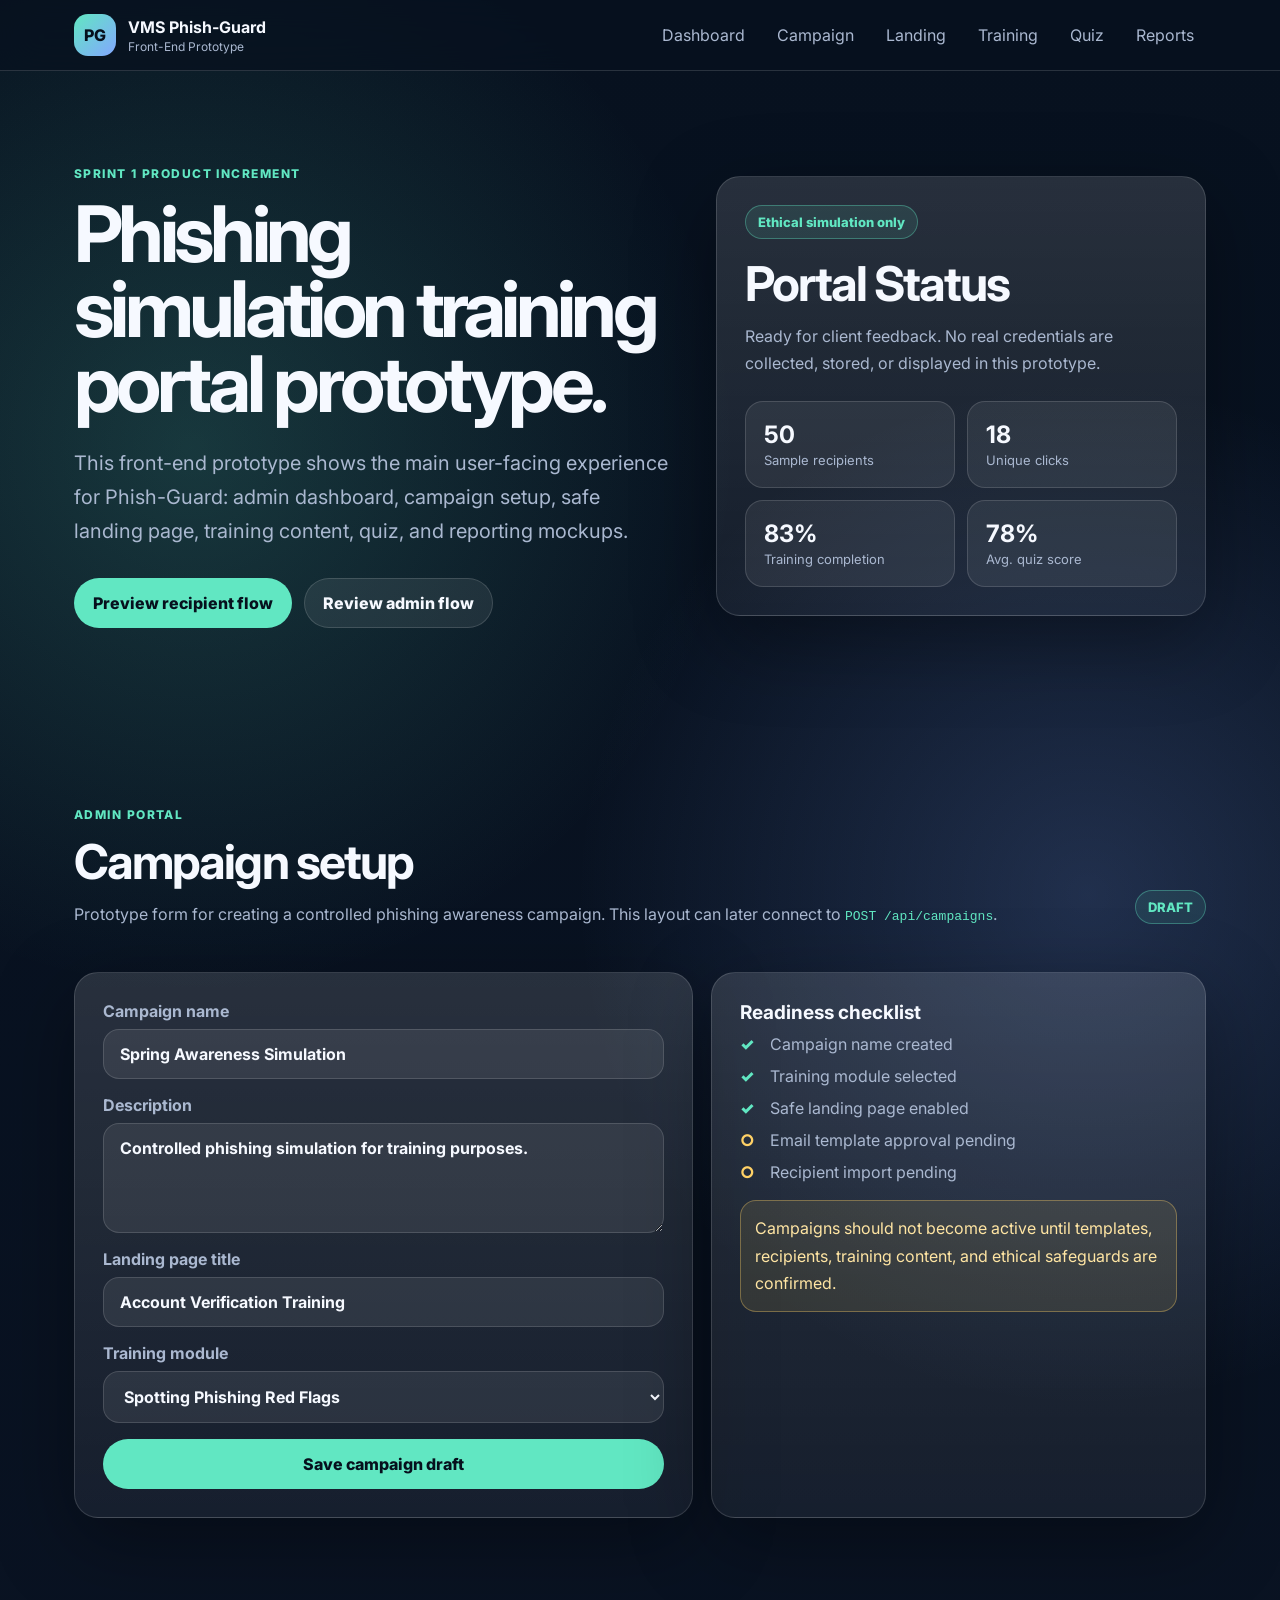
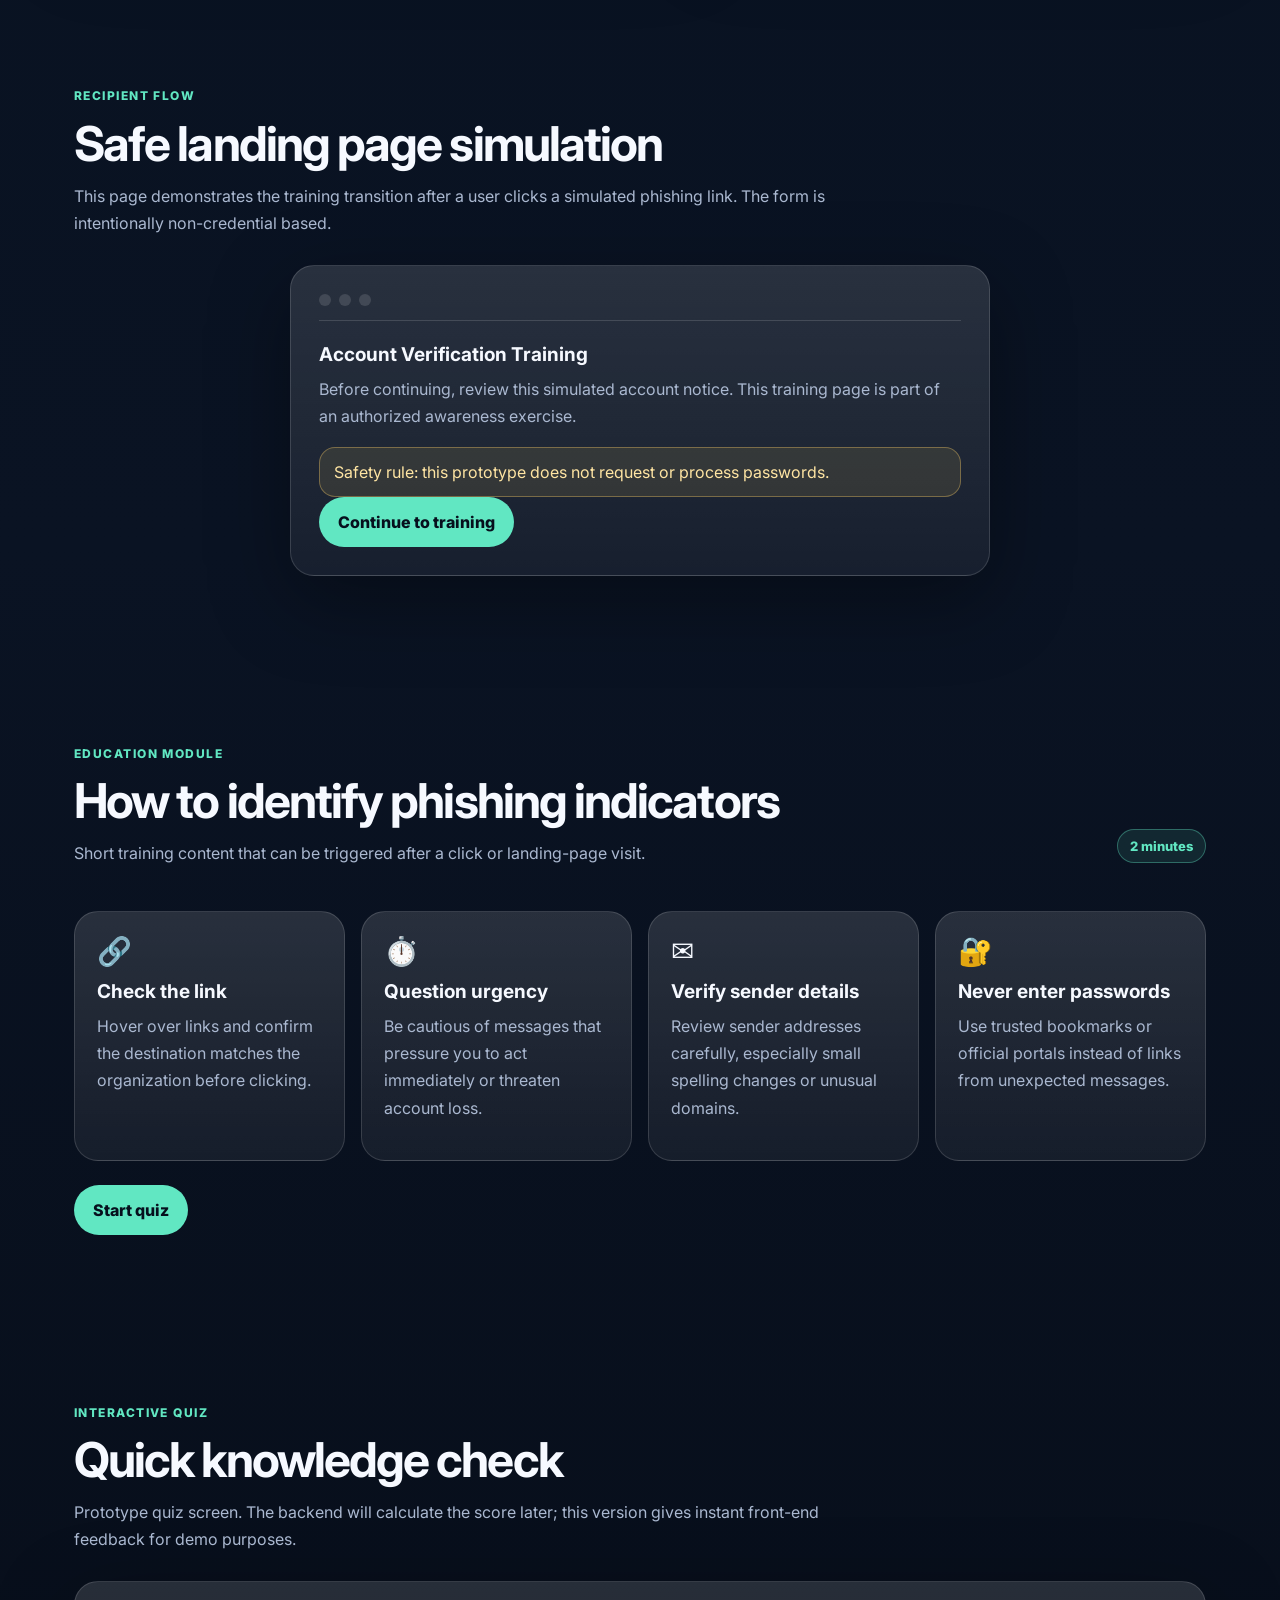
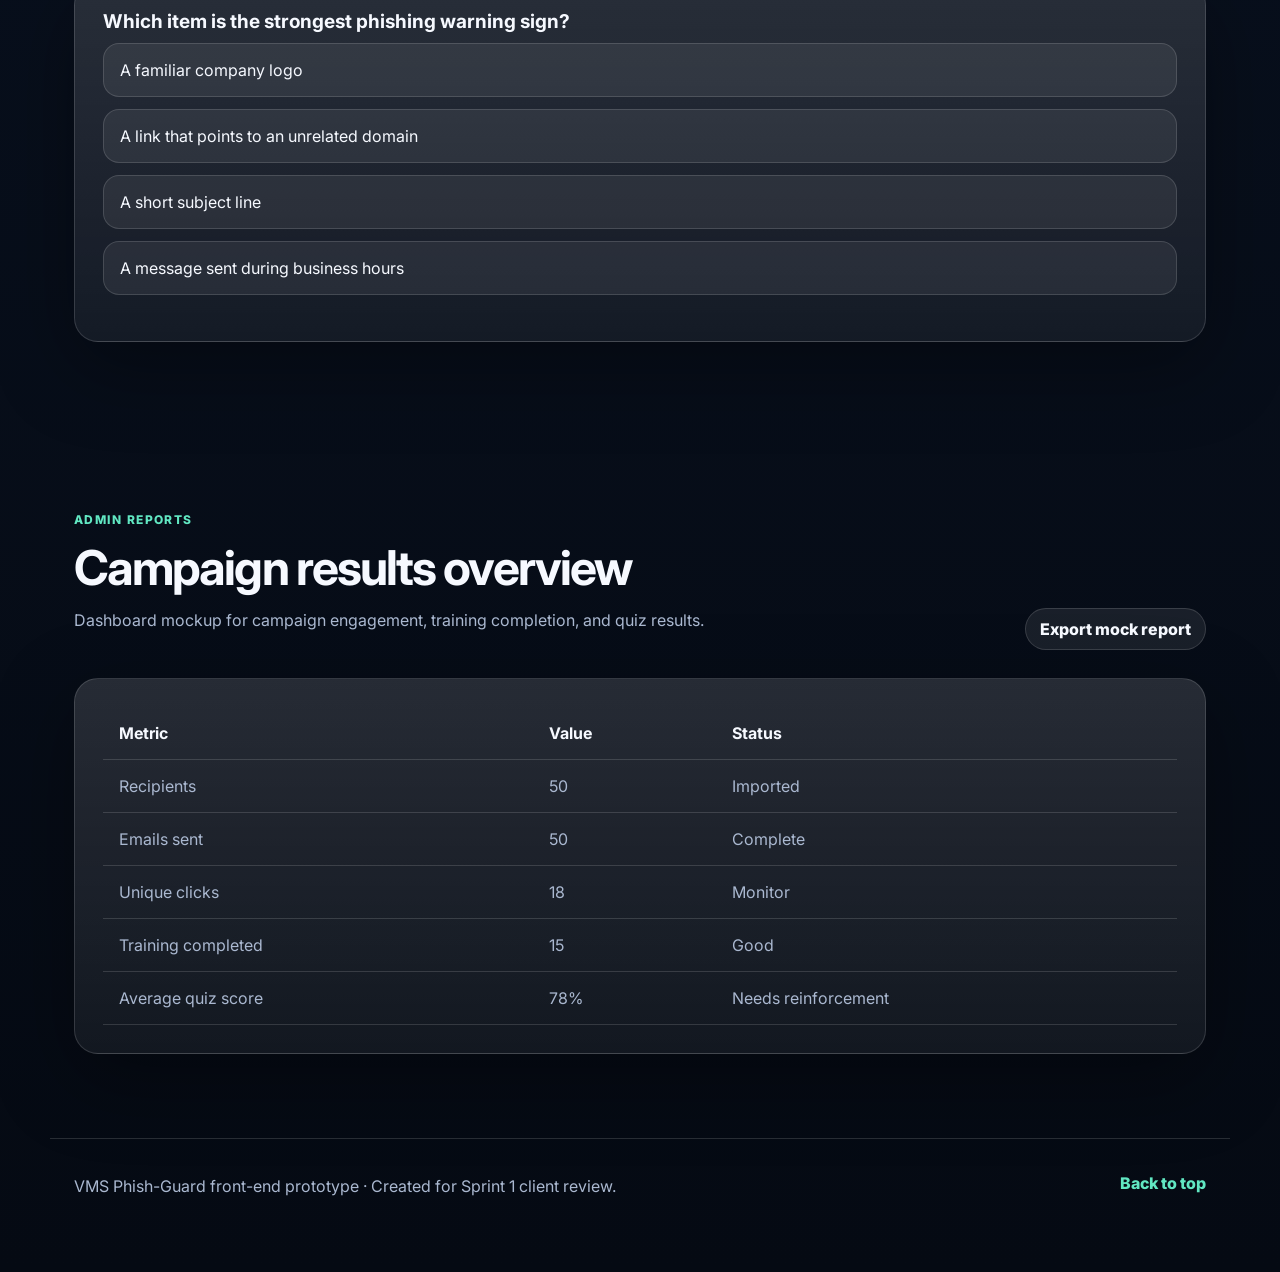
<file: 04-working-software/Front_End_Prototype_Reference_Only/index.html>
<!DOCTYPE html>
<html lang="en">
<head>
  <meta charset="UTF-8" />
  <meta name="viewport" content="width=device-width, initial-scale=1.0" />
  <title>VMS Phish-Guard Front-End Prototype</title>
  <meta name="description" content="Front-end prototype for the VMS Phish-Guard phishing simulation and training portal." />
  <link rel="preconnect" href="https://fonts.googleapis.com">
  <link rel="preconnect" href="https://fonts.gstatic.com" crossorigin>
  <link href="https://fonts.googleapis.com/css2?family=Inter:wght@400;500;600;700;800&display=swap" rel="stylesheet">
  <link rel="stylesheet" href="assets/styles.css" />
</head>
<body>
  <a class="skip-link" href="#main">Skip to content</a>

  <header class="site-header">
    <nav class="nav" aria-label="Primary navigation">
      <a class="brand" href="#dashboard" aria-label="Phish-Guard dashboard">
        <span class="brand-mark">PG</span>
        <span><strong>VMS Phish-Guard</strong><small>Front-End Prototype</small></span>
      </a>
      <button class="nav-toggle" id="navToggle" type="button" aria-label="Toggle navigation" aria-expanded="false"><span></span><span></span><span></span></button>
      <div class="nav-links" id="navLinks">
        <a href="#dashboard">Dashboard</a>
        <a href="#campaigns">Campaign</a>
        <a href="#landing">Landing</a>
        <a href="#training">Training</a>
        <a href="#quiz">Quiz</a>
        <a href="#reports">Reports</a>
      </div>
    </nav>
  </header>

  <main id="main">
    <section class="hero section-shell" id="dashboard">
      <div class="hero-content">
        <p class="eyebrow">Sprint 1 Product Increment</p>
        <h1>Phishing simulation training portal prototype.</h1>
        <p class="hero-copy">This front-end prototype shows the main user-facing experience for Phish-Guard: admin dashboard, campaign setup, safe landing page, training content, quiz, and reporting mockups.</p>
        <div class="hero-actions">
          <a class="button primary" href="#landing">Preview recipient flow</a>
          <a class="button secondary" href="#campaigns">Review admin flow</a>
        </div>
      </div>
      <aside class="hero-card">
        <div class="status-pill">Ethical simulation only</div>
        <h2>Portal Status</h2>
        <p>Ready for client feedback. No real credentials are collected, stored, or displayed in this prototype.</p>
        <div class="stats-grid">
          <div><strong>50</strong><span>Sample recipients</span></div>
          <div><strong>18</strong><span>Unique clicks</span></div>
          <div><strong>83%</strong><span>Training completion</span></div>
          <div><strong>78%</strong><span>Avg. quiz score</span></div>
        </div>
      </aside>
    </section>

    <section class="section-shell" id="campaigns">
      <div class="section-heading split-heading">
        <div>
          <p class="eyebrow">Admin Portal</p>
          <h2>Campaign setup</h2>
          <p>Prototype form for creating a controlled phishing awareness campaign. This layout can later connect to <code>POST /api/campaigns</code>.</p>
        </div>
        <span class="badge">DRAFT</span>
      </div>
      <div class="grid-2">
        <form class="panel form-card" id="campaignForm">
          <label>Campaign name<input type="text" value="Spring Awareness Simulation" /></label>
          <label>Description<textarea rows="4">Controlled phishing simulation for training purposes.</textarea></label>
          <label>Landing page title<input type="text" value="Account Verification Training" /></label>
          <label>Training module<select><option>Spotting Phishing Red Flags</option><option>Safe Link Verification</option></select></label>
          <button class="button primary" type="submit">Save campaign draft</button>
        </form>
        <div class="panel">
          <h3>Readiness checklist</h3>
          <ul class="check-list">
            <li class="done">Campaign name created</li>
            <li class="done">Training module selected</li>
            <li class="done">Safe landing page enabled</li>
            <li>Email template approval pending</li>
            <li>Recipient import pending</li>
          </ul>
          <p class="note">Campaigns should not become active until templates, recipients, training content, and ethical safeguards are confirmed.</p>
        </div>
      </div>
    </section>

    <section class="section-shell" id="landing">
      <div class="section-heading">
        <p class="eyebrow">Recipient Flow</p>
        <h2>Safe landing page simulation</h2>
        <p>This page demonstrates the training transition after a user clicks a simulated phishing link. The form is intentionally non-credential based.</p>
      </div>
      <div class="landing-card">
        <div class="mock-email-header">
          <span class="dot"></span><span class="dot"></span><span class="dot"></span>
        </div>
        <h3>Account Verification Training</h3>
        <p>Before continuing, review this simulated account notice. This training page is part of an authorized awareness exercise.</p>
        <div class="safe-alert">Safety rule: this prototype does not request or process passwords.</div>
        <button class="button primary" id="continueTraining" type="button">Continue to training</button>
      </div>
    </section>

    <section class="section-shell" id="training">
      <div class="section-heading split-heading">
        <div>
          <p class="eyebrow">Education Module</p>
          <h2>How to identify phishing indicators</h2>
          <p>Short training content that can be triggered after a click or landing-page visit.</p>
        </div>
        <span class="badge">2 minutes</span>
      </div>
      <div class="cards-grid">
        <article class="card"><span class="icon">🔗</span><h3>Check the link</h3><p>Hover over links and confirm the destination matches the organization before clicking.</p></article>
        <article class="card"><span class="icon">⏱️</span><h3>Question urgency</h3><p>Be cautious of messages that pressure you to act immediately or threaten account loss.</p></article>
        <article class="card"><span class="icon">✉️</span><h3>Verify sender details</h3><p>Review sender addresses carefully, especially small spelling changes or unusual domains.</p></article>
        <article class="card"><span class="icon">🔐</span><h3>Never enter passwords</h3><p>Use trusted bookmarks or official portals instead of links from unexpected messages.</p></article>
      </div>
      <a class="button primary" href="#quiz">Start quiz</a>
    </section>

    <section class="section-shell" id="quiz">
      <div class="section-heading">
        <p class="eyebrow">Interactive Quiz</p>
        <h2>Quick knowledge check</h2>
        <p>Prototype quiz screen. The backend will calculate the score later; this version gives instant front-end feedback for demo purposes.</p>
      </div>
      <div class="panel quiz-card">
        <h3>Which item is the strongest phishing warning sign?</h3>
        <div class="quiz-options">
          <button data-correct="false">A familiar company logo</button>
          <button data-correct="true">A link that points to an unrelated domain</button>
          <button data-correct="false">A short subject line</button>
          <button data-correct="false">A message sent during business hours</button>
        </div>
        <p id="quizFeedback" class="quiz-feedback"></p>
      </div>
    </section>

    <section class="section-shell" id="reports">
      <div class="section-heading split-heading">
        <div>
          <p class="eyebrow">Admin Reports</p>
          <h2>Campaign results overview</h2>
          <p>Dashboard mockup for campaign engagement, training completion, and quiz results.</p>
        </div>
        <button class="button small" type="button" id="exportBtn">Export mock report</button>
      </div>
      <div class="report-table panel">
        <table>
          <thead><tr><th>Metric</th><th>Value</th><th>Status</th></tr></thead>
          <tbody>
            <tr><td>Recipients</td><td>50</td><td>Imported</td></tr>
            <tr><td>Emails sent</td><td>50</td><td>Complete</td></tr>
            <tr><td>Unique clicks</td><td>18</td><td>Monitor</td></tr>
            <tr><td>Training completed</td><td>15</td><td>Good</td></tr>
            <tr><td>Average quiz score</td><td>78%</td><td>Needs reinforcement</td></tr>
          </tbody>
        </table>
      </div>
    </section>
  </main>

  <footer class="footer">
    <p>VMS Phish-Guard front-end prototype · Created for Sprint 1 client review.</p>
    <a href="#dashboard">Back to top</a>
  </footer>

  <div class="toast" id="toast" role="status" aria-live="polite">Saved</div>
  <script src="assets/app.js"></script>
</body>
</html>
</file>
<file: 04-working-software/Front_End_Prototype_Reference_Only/assets/styles.css>
:root {
  --bg: #07111f;
  --bg-soft: #0e1a2d;
  --panel: rgba(255, 255, 255, 0.08);
  --panel-strong: rgba(255, 255, 255, 0.13);
  --text: #f6f9ff;
  --muted: #aab8d0;
  --line: rgba(255, 255, 255, 0.14);
  --accent: #61e7c2;
  --accent-2: #83a7ff;
  --warning: #ffd166;
  --danger: #ff7a90;
  --shadow: 0 24px 80px rgba(0, 0, 0, 0.34);
  --radius: 24px;
  --max: 1180px;
}
* { box-sizing: border-box; }
html { scroll-behavior: smooth; }
body {
  margin: 0;
  font-family: Inter, system-ui, -apple-system, BlinkMacSystemFont, "Segoe UI", sans-serif;
  color: var(--text);
  background:
    radial-gradient(circle at 15% 10%, rgba(97, 231, 194, 0.18), transparent 34rem),
    radial-gradient(circle at 85% 20%, rgba(131, 167, 255, 0.2), transparent 32rem),
    linear-gradient(180deg, #07111f 0%, #0a1323 48%, #050a13 100%);
  min-height: 100vh;
}
a { color: inherit; text-decoration: none; }
button, input, textarea, select { font: inherit; }
.skip-link { position: absolute; left: -999px; top: 12px; background: var(--accent); color: #06101d; padding: 10px 14px; border-radius: 10px; z-index: 99; }
.skip-link:focus { left: 12px; }
.site-header { position: sticky; top: 0; z-index: 20; backdrop-filter: blur(18px); background: rgba(7, 17, 31, 0.72); border-bottom: 1px solid var(--line); }
.nav { max-width: var(--max); margin: 0 auto; padding: 14px 24px; display: flex; align-items: center; justify-content: space-between; gap: 20px; }
.brand { display: flex; align-items: center; gap: 12px; }
.brand-mark { width: 42px; height: 42px; border-radius: 14px; display: grid; place-items: center; background: linear-gradient(135deg, var(--accent), var(--accent-2)); color: #06101d; font-weight: 800; }
.brand small { display: block; color: var(--muted); font-size: 12px; margin-top: 2px; }
.nav-links { display: flex; align-items: center; gap: 8px; }
.nav-links a { padding: 10px 12px; color: var(--muted); border-radius: 999px; transition: background 180ms ease, color 180ms ease; }
.nav-links a:hover, .nav-links a:focus { background: var(--panel); color: var(--text); }
.nav-toggle { display: none; background: none; border: 0; padding: 8px; }
.nav-toggle span { display: block; width: 24px; height: 2px; background: var(--text); margin: 5px 0; border-radius: 3px; }
.section-shell { max-width: var(--max); margin: 0 auto; padding: 84px 24px; }
.hero { min-height: 650px; display: grid; grid-template-columns: 1.1fr 0.9fr; align-items: center; gap: 42px; }
.eyebrow { margin: 0 0 12px; color: var(--accent); text-transform: uppercase; letter-spacing: 0.12em; font-weight: 800; font-size: 12px; }
h1, h2, h3, p { margin-top: 0; }
h1 { font-size: clamp(42px, 7vw, 78px); line-height: 0.96; letter-spacing: -0.06em; margin-bottom: 24px; }
h2 { font-size: clamp(30px, 4vw, 48px); line-height: 1.04; letter-spacing: -0.04em; margin-bottom: 14px; }
h3 { font-size: 19px; margin-bottom: 10px; }
p { color: var(--muted); line-height: 1.7; }
.hero-copy { font-size: 20px; max-width: 680px; }
.hero-actions { display: flex; flex-wrap: wrap; gap: 12px; margin-top: 30px; }
.button { display: inline-flex; align-items: center; justify-content: center; border: 1px solid var(--line); padding: 14px 18px; min-height: 48px; border-radius: 999px; font-weight: 800; cursor: pointer; transition: transform 180ms ease, border-color 180ms ease, background 180ms ease; }
.button:hover { transform: translateY(-2px); }
.button.primary { color: #06101d; background: var(--accent); border-color: transparent; }
.button.secondary, .button.small { color: var(--text); background: var(--panel); }
.button.small { min-height: 40px; padding: 10px 14px; }
.hero-card, .panel, .card, .landing-card { background: linear-gradient(180deg, var(--panel-strong), rgba(255,255,255,0.055)); border: 1px solid var(--line); border-radius: var(--radius); box-shadow: var(--shadow); }
.hero-card, .panel, .landing-card { padding: 28px; }
.status-pill, .badge { display: inline-flex; border: 1px solid rgba(97, 231, 194, 0.36); background: rgba(97, 231, 194, 0.1); color: var(--accent); border-radius: 999px; padding: 8px 12px; font-weight: 800; font-size: 13px; margin-bottom: 20px; }
.stats-grid { display: grid; grid-template-columns: repeat(2, 1fr); gap: 12px; margin-top: 24px; }
.stats-grid div { background: rgba(255,255,255,0.07); border: 1px solid var(--line); border-radius: 18px; padding: 18px; }
.stats-grid strong { display: block; font-size: 24px; }
.stats-grid span { color: var(--muted); font-size: 13px; }
.section-heading { margin-bottom: 28px; max-width: 790px; }
.split-heading { max-width: none; display: flex; align-items: end; justify-content: space-between; gap: 20px; }
.grid-2 { display: grid; grid-template-columns: 1fr 0.8fr; gap: 18px; }
.form-card { display: grid; gap: 16px; }
label { display: grid; gap: 8px; color: var(--muted); font-weight: 700; }
input, textarea, select { width: 100%; border: 1px solid var(--line); background: rgba(255,255,255,0.08); color: var(--text); border-radius: 16px; padding: 14px 16px; outline: none; }
textarea { resize: vertical; }
select option { color: #06101d; }
input:focus, textarea:focus, select:focus { border-color: var(--accent); box-shadow: 0 0 0 4px rgba(97, 231, 194, 0.12); }
.check-list { list-style: none; padding: 0; margin: 0 0 18px; display: grid; gap: 12px; color: var(--muted); }
.check-list li { padding-left: 30px; position: relative; }
.check-list li::before { content: "○"; position: absolute; left: 0; color: var(--warning); font-weight: 900; }
.check-list .done::before { content: "✓"; color: var(--accent); }
.note, .safe-alert { border: 1px solid rgba(255,209,102,0.35); background: rgba(255,209,102,0.1); color: #ffe5a3; border-radius: 16px; padding: 14px; }
.landing-card { max-width: 700px; margin: 0 auto; }
.mock-email-header { display: flex; gap: 8px; border-bottom: 1px solid var(--line); padding-bottom: 14px; margin-bottom: 22px; }
.dot { width: 12px; height: 12px; background: var(--panel-strong); border-radius: 50%; }
.cards-grid { display: grid; grid-template-columns: repeat(4, 1fr); gap: 16px; margin-bottom: 24px; }
.card { padding: 22px; box-shadow: none; }
.icon { font-size: 28px; display: block; margin-bottom: 12px; }
.quiz-options { display: grid; gap: 12px; }
.quiz-options button { text-align: left; border: 1px solid var(--line); background: rgba(255,255,255,0.07); color: var(--text); border-radius: 16px; padding: 16px; cursor: pointer; }
.quiz-options button:hover { border-color: var(--accent); }
.quiz-options button.correct { background: rgba(97,231,194,0.12); border-color: rgba(97,231,194,0.5); }
.quiz-options button.incorrect { background: rgba(255,122,144,0.12); border-color: rgba(255,122,144,0.5); }
.quiz-feedback { margin: 18px 0 0; font-weight: 800; }
.report-table { overflow-x: auto; }
table { width: 100%; border-collapse: collapse; min-width: 620px; }
th, td { text-align: left; padding: 16px; border-bottom: 1px solid var(--line); color: var(--muted); }
th { color: var(--text); }
code { color: var(--accent); }
.footer { max-width: var(--max); margin: 0 auto; padding: 34px 24px 56px; display: flex; justify-content: space-between; gap: 20px; border-top: 1px solid var(--line); }
.footer a { color: var(--accent); font-weight: 800; }
.toast { position: fixed; left: 50%; bottom: 28px; transform: translateX(-50%) translateY(20px); opacity: 0; pointer-events: none; background: var(--accent); color: #06101d; padding: 12px 16px; border-radius: 999px; font-weight: 900; box-shadow: var(--shadow); transition: opacity 180ms ease, transform 180ms ease; }
.toast.visible { opacity: 1; transform: translateX(-50%) translateY(0); }
@media (max-width: 920px) {
  .hero, .grid-2 { grid-template-columns: 1fr; min-height: auto; }
  .cards-grid { grid-template-columns: repeat(2, 1fr); }
  .split-heading { align-items: flex-start; flex-direction: column; }
  .nav-toggle { display: block; }
  .nav-links { position: absolute; left: 20px; right: 20px; top: 72px; display: none; flex-direction: column; align-items: stretch; padding: 14px; border: 1px solid var(--line); border-radius: 20px; background: rgba(7, 17, 31, 0.96); }
  .nav-links.open { display: flex; }
}
@media (max-width: 560px) {
  .section-shell { padding: 56px 18px; }
  .nav { padding: 12px 18px; }
  .stats-grid, .cards-grid { grid-template-columns: 1fr; }
  .footer { flex-direction: column; }
}
</file>
